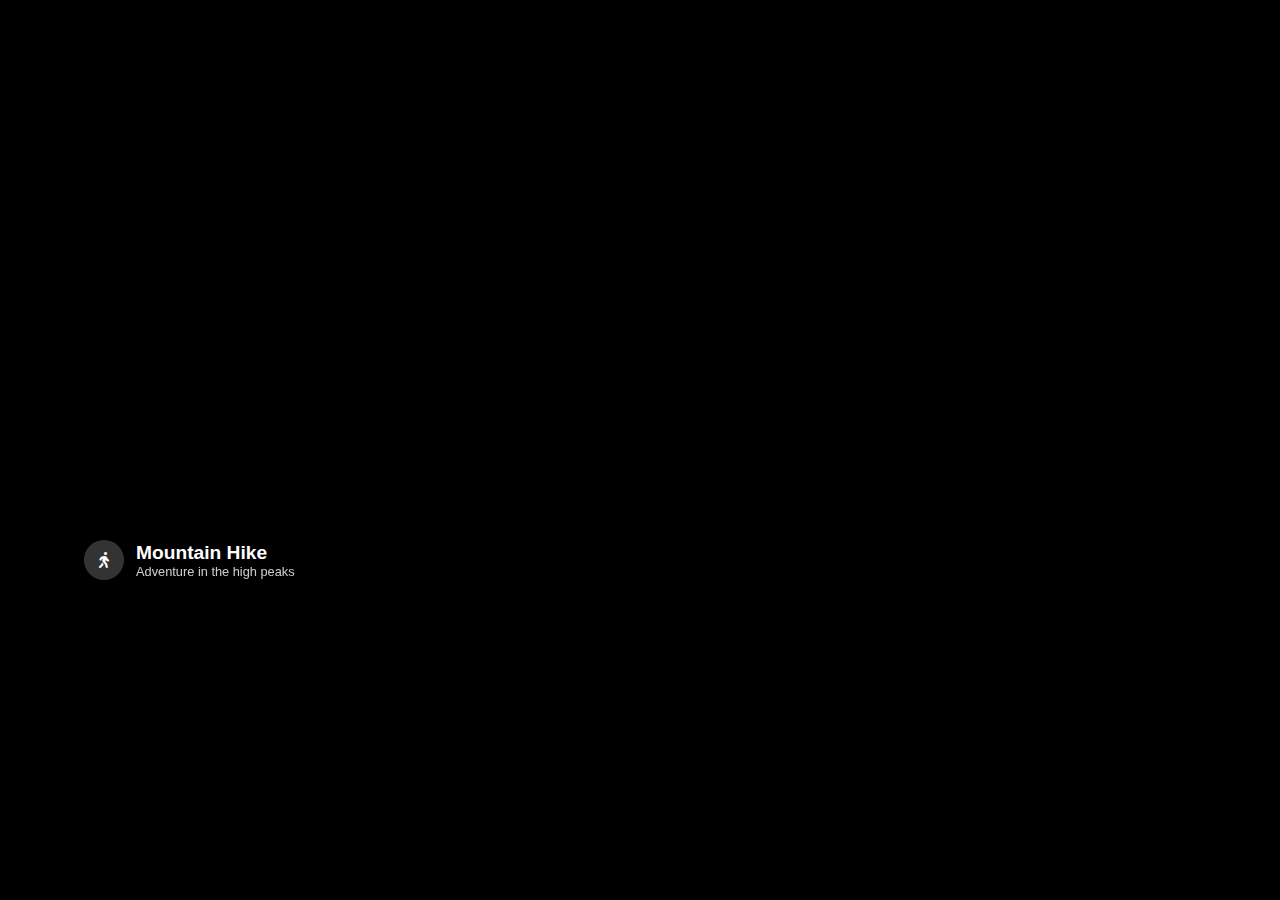
<file: AccordionImages/index.html>
<!DOCTYPE html>
<html lang="en">
<head>
    <meta charset="UTF-8">
    <meta name="viewport" content="width=device-width, initial-scale=1.0">
    <title>Expandable Image Gallery</title>

    <!-- Font Awesome Icons -->
    <link rel="stylesheet"
          href="https://cdnjs.cloudflare.com/ajax/libs/font-awesome/6.5.0/css/all.min.css">

    <style>
        * {
            margin: 0;
            padding: 0;
            box-sizing: border-box;
        }

        body {
            background: #000;
            height: 100vh;
            display: flex;
            justify-content: center;
            align-items: center;
            font-family: Arial, sans-serif;
        }

        .options {
            display: flex;
            gap: 10px;
            width: 90%;
            max-width: 1200px;
            height: 300px;
        }

        .option {
            flex: 1;
            background-image: var(--optionImage);
            background-size: cover;
            background-position: center;
            border-radius: 30px;
            position: relative;
            cursor: pointer;
            transition: flex 0.6s ease, filter 0.4s ease;
            overflow: hidden;
        }

        .option.active {
            flex: 4;
        }

        .option:not(.active) {
            filter: brightness(0.6);
        }

        .option:hover:not(.active) {
            filter: brightness(0.8);
        }

        .label {
            position: absolute;
            bottom: 20px;
            left: 20px;
            display: flex;
            align-items: center;
            gap: 12px;
            color: #fff;
            opacity: 0;
            transition: 0.4s ease;
        }

        .option.active .label {
            opacity: 1;
        }

        .icon {
            display: flex;
            justify-content: center;
            align-items: center;
            min-width: 40px;
            min-height: 40px;
            border-radius: 50%;
            background-color: rgba(255,255,255,0.2);
            color: white;
        }

        .info {
            display: flex;
            flex-direction: column;
        }

        .info .main {
            font-size: 1.2rem;
            font-weight: bold;
        }

        .info .sub {
            font-size: 0.8rem;
            opacity: 0.8;
        }
    </style>
</head>
<body>

    <div class="options">

        <div class="option active" style="--optionImage: url('https://images.unsplash.com/photo-1506905925346-21bda4d32df4?ixlib=rb-4.0.3&ixid=M3wxMjA3fDB8MHxwaG90by1wYWdlfHx8fGVufDB8fHx8fA%3D%3D&auto=format&fit=crop&w=1000&q=80');">
            <div class="label">
                <div class="icon"><i class="fas fa-walking"></i></div>
                <div class="info">
                    <div class="main">Mountain Hike</div>
                    <div class="sub">Adventure in the high peaks</div>
                </div>
            </div>
        </div>

        <div class="option" style="--optionImage: url('https://images.unsplash.com/photo-1448375240586-882707db888b?ixlib=rb-4.0.3&ixid=M3wxMjA3fDB8MHxwaG90by1wYWdlfHx8fGVufDB8fHx8fA%3D%3D&auto=format&fit=crop&w=1000&q=80');">
            <div class="label">
                <div class="icon"><i class="fas fa-tree"></i></div>
                <div class="info">
                    <div class="main">Forest</div>
                    <div class="sub">Explore the lush green woods</div>
                </div>
            </div>
        </div>

        <div class="option" style="--optionImage: url('https://images.unsplash.com/photo-1506905925346-21bda4d32df4?ixlib=rb-4.0.3&ixid=M3wxMjA3fDB8MHxwaG90by1wYWdlfHx8fGVufDB8fHx8fA%3D%3D&auto=format&fit=crop&w=1000&q=80');">
            <div class="label">
                <div class="icon"><i class="fas fa-mountain"></i></div>
                <div class="info">
                    <div class="main">Mountains</div>
                    <div class="sub">Majestic peaks and valleys</div>
                </div>
            </div>
        </div>

        <div class="option" style="--optionImage: url('https://images.unsplash.com/photo-1439066615861-d1af74d74000?ixlib=rb-4.0.3&ixid=M3wxMjA3fDB8MHxwaG90by1wYWdlfHx8fGVufDB8fHx8fA%3D%3D&auto=format&fit=crop&w=1000&q=80');">
            <div class="label">
                <div class="icon"><i class="fas fa-water"></i></div>
                <div class="info">
                    <div class="main">River</div>
                    <div class="sub">Flowing waters through canyons</div>
                </div>
            </div>
        </div>

    </div>

    <script>
        const options = document.querySelectorAll(".option");

        options.forEach(option => {
            option.addEventListener("click", () => {
                options.forEach(o => o.classList.remove("active"));
                option.classList.add("active");
            });
            
            // Add keyboard navigation support
            option.addEventListener("keydown", (e) => {
                if (e.key === "Enter" || e.key === " ") {
                    options.forEach(o => o.classList.remove("active"));
                    option.classList.add("active");
                    e.preventDefault();
                }
            });
            
            // Make options focusable for accessibility
            option.setAttribute("tabindex", "0");
        });
    </script>

</body>
</html>
</file>
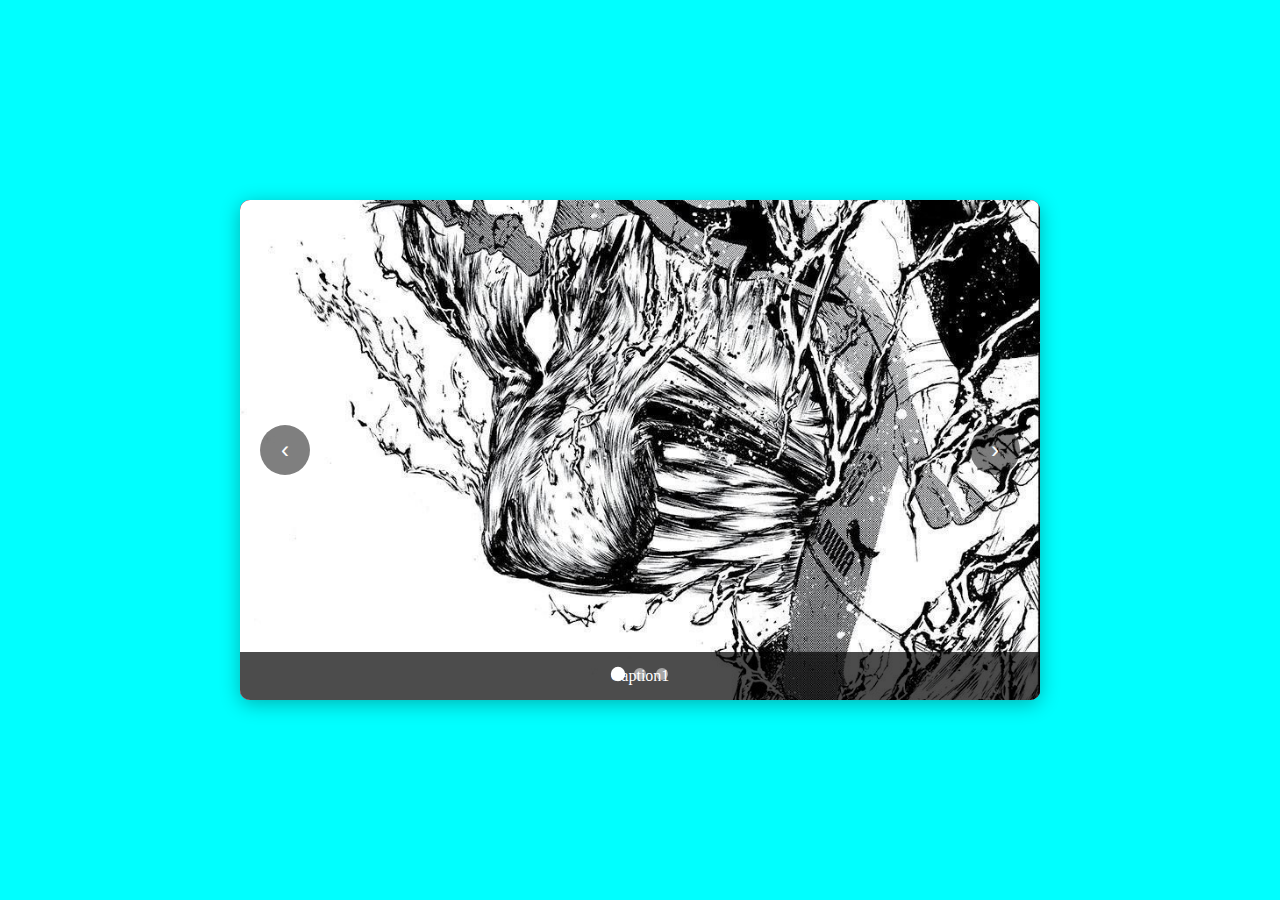
<file: Carsoul/index.html>
<!DOCTYPE html>
<html lang="en">
<head>
    <meta charset="UTF-8">
    <meta name="viewport" content="width=device-width, initial-scale=1.0">
    <title>Document</title>
    <link rel="stylesheet" href="style.css">
</head>
<body>
    <div class="container">
        <!-- Carousel track/slides container -->
        <div class="carousel">
            <div class="carousel-slide active">
                <img src="OP1.jpg" alt="OP1.jpg">
                <div class="caption">Caption1</div>
            </div>
            <div class="carousel-slide">
                <img src="OP4.jpg" alt="OP4.jpg">
                <div class="caption">Caption2</div>
            </div>
            <div class="carousel-slide">
                <img src="OP6.jpg" alt="OP6.jpg">
                <div class="caption">Caption3</div>
            </div>
        </div> <!-- End of .carousel -->

        <!-- Navigation buttons (OUTSIDE .carousel) -->
        <button class="carousel-btn prev-btn">‹</button>
        <button class="carousel-btn next-btn">›</button>

        <!-- Dots indicator (OUTSIDE .carousel) -->
        <div class="carousel-dots">
            <span class="dot active" data-slide="0"></span>
            <span class="dot" data-slide="1"></span>
            <span class="dot" data-slide="2"></span>
        </div>
    </div>
    <script src="index.js"></script>
</body>
</html>
</file>
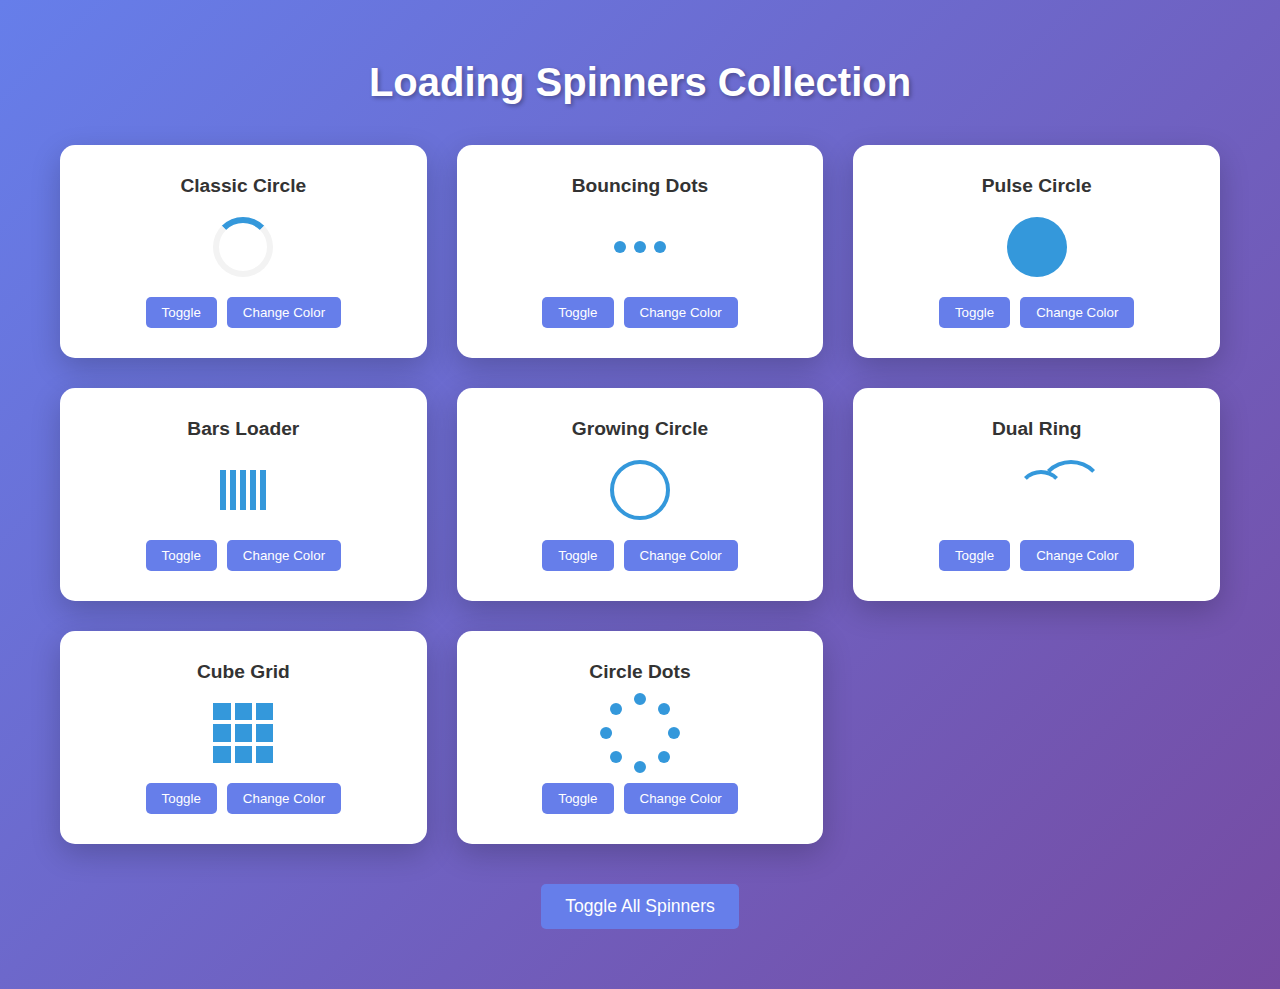
<file: LoadingSpinner/index.html>
<!DOCTYPE html>
<html lang="en">
<head>
    <meta charset="UTF-8">
    <meta name="viewport" content="width=device-width, initial-scale=1.0">
    <title>Loading Spinners Collection</title>
    <style>
        * {
            margin: 0;
            padding: 0;
            box-sizing: border-box;
        }
        
        body {
            font-family: 'Segoe UI', Tahoma, Geneva, Verdana, sans-serif;
            background: linear-gradient(135deg, #667eea 0%, #764ba2 100%);
            min-height: 100vh;
            padding: 40px;
        }
        
        .container {
            max-width: 1200px;
            margin: 0 auto;
            padding: 20px;
        }
        
        h1 {
            text-align: center;
            color: white;
            margin-bottom: 40px;
            font-size: 2.5em;
            text-shadow: 2px 2px 4px rgba(0,0,0,0.3);
        }
        
        .spinner-grid {
            display: grid;
            grid-template-columns: repeat(auto-fit, minmax(280px, 1fr));
            gap: 30px;
            margin-top: 30px;
        }
        
        .spinner-card {
            background: white;
            border-radius: 15px;
            padding: 30px;
            text-align: center;
            box-shadow: 0 10px 30px rgba(0,0,0,0.2);
            transition: transform 0.3s ease;
        }
        
        .spinner-card:hover {
            transform: translateY(-5px);
        }
        
        .spinner-title {
            color: #333;
            margin-bottom: 20px;
            font-size: 1.2em;
        }
        
        .controls {
            margin-top: 20px;
            display: flex;
            gap: 10px;
            justify-content: center;
        }
        
        button {
            padding: 8px 16px;
            border: none;
            border-radius: 5px;
            background: #667eea;
            color: white;
            cursor: pointer;
            transition: background 0.3s;
        }
        
        button:hover {
            background: #764ba2;
        }
        
        /* Spinner 1: Classic Circle */
        .spinner-1 {
            width: 60px;
            height: 60px;
            border: 6px solid #f3f3f3;
            border-top: 6px solid #3498db;
            border-radius: 50%;
            animation: spin 1s linear infinite;
            margin: 0 auto;
        }
        
        /* Spinner 2: Dots */
        .spinner-2 {
            display: flex;
            justify-content: center;
            gap: 8px;
            height: 60px;
            align-items: center;
        }
        
        .spinner-2 .dot {
            width: 12px;
            height: 12px;
            background: #3498db;
            border-radius: 50%;
            animation: bounce 1.4s infinite ease-in-out;
        }
        
        .dot:nth-child(1) { animation-delay: -0.32s; }
        .dot:nth-child(2) { animation-delay: -0.16s; }
        .dot:nth-child(3) { animation-delay: 0s; }
        /* Spinner 3: Pulse */
        .spinner-3 {
            width: 60px;
            height: 60px;
            background: #3498db;
            border-radius: 50%;
            margin: 0 auto;
            animation: pulse 1.5s ease-in-out infinite;
        }
        
        /* Spinner 4: Bars */
        .spinner-4 {
            display: flex;
            justify-content: center;
            gap: 4px;
            height: 60px;
            align-items: center;
        }
        
        .spinner-4 .bar {
            width: 6px;
            height: 40px;
            background: #3498db;
            animation: stretch 1.2s infinite ease-in-out;
        }
        
        .spinner-4 .bar:nth-child(2) { animation-delay: -1.1s; }
        .spinner-4 .bar:nth-child(3) { animation-delay: -1.0s; }
        .spinner-4 .bar:nth-child(4) { animation-delay: -0.9s; }
        .spinner-4 .bar:nth-child(5) { animation-delay: -0.8s; }
        
        /* Spinner 5: Growing Circle */
        .spinner-5 {
            width: 60px;
            height: 60px;
            border: 4px solid #3498db;
            border-radius: 50%;
            margin: 0 auto;
            animation: grow 1.5s infinite ease-in-out;
        }
        
        /* Spinner 6: Dual Ring */
        .spinner-6 {
            width: 60px;
            height: 60px;
            margin: 0 auto;
            position: relative;
        }
        
        .spinner-6:before,
        .spinner-6:after {
            content: '';
            position: absolute;
            border: 4px solid transparent;
            border-top-color: #3498db;
            border-radius: 50%;
            animation: spin 2s linear infinite;
        }
        
        .spinner-6:before {
            width: 60px;
            height: 60px;
            animation-delay: 0.5s;
        }
        
        .spinner-6:after {
            width: 40px;
            height: 40px;
            top: 10px;
            left: 10px;
        }
        
        /* Spinner 7: Cube Grid */
        .spinner-7 {
            width: 60px;
            height: 60px;
            margin: 0 auto;
            display: grid;
            grid-template-columns: repeat(3, 1fr);
            grid-template-rows: repeat(3, 1fr);
            gap: 4px;
        }
        
        .spinner-7 .cube {
            background: #3498db;
            animation: cubeGrid 1.3s infinite ease-in-out;
        }
        
        .spinner-7 .cube:nth-child(1) { animation-delay: 0.2s; }
        .spinner-7 .cube:nth-child(2) { animation-delay: 0.3s; }
        .spinner-7 .cube:nth-child(3) { animation-delay: 0.4s; }
        .spinner-7 .cube:nth-child(4) { animation-delay: 0.1s; }
        .spinner-7 .cube:nth-child(5) { animation-delay: 0.2s; }
        .spinner-7 .cube:nth-child(6) { animation-delay: 0.3s; }
        .spinner-7 .cube:nth-child(7) { animation-delay: 0.0s; }
        .spinner-7 .cube:nth-child(8) { animation-delay: 0.1s; }
        .spinner-7 .cube:nth-child(9) { animation-delay: 0.2s; }
        
        /* Spinner 8: Circle Dots */
        .spinner-8 {
            width: 60px;
            height: 60px;
            margin: 0 auto;
            position: relative;
        }
        
        .spinner-8 .circle-dot {
            position: absolute;
            width: 100%;
            height: 100%;
        }
        
        .spinner-8 .circle-dot:before {
            content: '';
            display: block;
            width: 12px;
            height: 12px;
            background: #3498db;
            border-radius: 50%;
            animation: circleSpin 1.2s infinite ease-in-out both;
        }
        
        .spinner-8 .circle-dot:nth-child(1) { transform: rotate(0deg); }
        .spinner-8 .circle-dot:nth-child(2) { transform: rotate(45deg); }
        .spinner-8 .circle-dot:nth-child(3) { transform: rotate(90deg); }
        .spinner-8 .circle-dot:nth-child(4) { transform: rotate(135deg); }
        .spinner-8 .circle-dot:nth-child(5) { transform: rotate(180deg); }
        .spinner-8 .circle-dot:nth-child(6) { transform: rotate(225deg); }
        .spinner-8 .circle-dot:nth-child(7) { transform: rotate(270deg); }
        .spinner-8 .circle-dot:nth-child(8) { transform: rotate(315deg); }
        
        .spinner-8 .circle-dot:nth-child(1):before { animation-delay: -1.1s; }
        .spinner-8 .circle-dot:nth-child(2):before { animation-delay: -1.0s; }
        .spinner-8 .circle-dot:nth-child(3):before { animation-delay: -0.9s; }
        .spinner-8 .circle-dot:nth-child(4):before { animation-delay: -0.8s; }
        .spinner-8 .circle-dot:nth-child(5):before { animation-delay: -0.7s; }
        .spinner-8 .circle-dot:nth-child(6):before { animation-delay: -0.6s; }
        .spinner-8 .circle-dot:nth-child(7):before { animation-delay: -0.5s; }
        .spinner-8 .circle-dot:nth-child(8):before { animation-delay: -0.4s; }
        
        /* Animations */
        @keyframes spin {
            0% { transform: rotate(0deg); }
            100% { transform: rotate(360deg); }
        }
        
        @keyframes bounce {
            0%, 80%, 100% { 
                transform: scale(0);
            } 
            40% { 
                transform: scale(1);
            }
        }
        
        @keyframes pulse {
            0%, 100% { 
                transform: scale(0.8);
                opacity: 0.7;
            }
            50% { 
                transform: scale(1);
                opacity: 1;
            }
        }
        
        @keyframes stretch {
            0%, 40%, 100% { 
                transform: scaleY(0.4);
            }  
            20% { 
                transform: scaleY(1);
            }
        }
        
        @keyframes grow {
            0%, 100% { 
                transform: scale(0);
                opacity: 1;
            }
            50% { 
                transform: scale(1);
                opacity: 0.5;
            }
        }
        
        @keyframes cubeGrid {
            0%, 70%, 100% {
                transform: scale3D(1, 1, 1);
                opacity: 1;
            }
            35% {
                transform: scale3D(0, 0, 1);
                opacity: 0.5;
            }
        }
        
        @keyframes circleSpin {
            0%, 80%, 100% { 
                transform: scale(0.3);
            } 
            40% { 
                transform: scale(1);
            }
        }
    </style>
</head>
<body>
    <div class="container">
        <h1>Loading Spinners Collection</h1>
        
        <div class="spinner-grid">
            <!-- Spinner 1 -->
            <div class="spinner-card">
                <h3 class="spinner-title">Classic Circle</h3>
                <div class="spinner-1"></div>
                <div class="controls">
                    <button onclick="toggleSpinner(1)">Toggle</button>
                    <button onclick="changeColor(1)">Change Color</button>
                </div>
            </div>
            
            <!-- Spinner 2 -->
            <div class="spinner-card">
                <h3 class="spinner-title">Bouncing Dots</h3>
                <div class="spinner-2">
                    <div class="dot"></div>
                    <div class="dot"></div>
                    <div class="dot"></div>
                </div>
                <div class="controls">
                    <button onclick="toggleSpinner(2)">Toggle</button>
                    <button onclick="changeColor(2)">Change Color</button>
                </div>
            </div>
            
            <!-- Spinner 3 -->
            <div class="spinner-card">
                <h3 class="spinner-title">Pulse Circle</h3>
                <div class="spinner-3"></div>
                <div class="controls">
                    <button onclick="toggleSpinner(3)">Toggle</button>
                    <button onclick="changeColor(3)">Change Color</button>
                </div>
            </div>
            
            <!-- Spinner 4 -->
            <div class="spinner-card">
                <h3 class="spinner-title">Bars Loader</h3>
                <div class="spinner-4">
                    <div class="bar"></div>
                    <div class="bar"></div>
                    <div class="bar"></div>
                    <div class="bar"></div>
                    <div class="bar"></div>
                </div>
                <div class="controls">
                    <button onclick="toggleSpinner(4)">Toggle</button>
                    <button onclick="changeColor(4)">Change Color</button>
                </div>
            </div>
            
            <!-- Spinner 5 -->
            <div class="spinner-card">
                <h3 class="spinner-title">Growing Circle</h3>
                <div class="spinner-5"></div>
                <div class="controls">
                    <button onclick="toggleSpinner(5)">Toggle</button>
                    <button onclick="changeColor(5)">Change Color</button>
                </div>
            </div>
            
            <!-- Spinner 6 -->
            <div class="spinner-card">
                <h3 class="spinner-title">Dual Ring</h3>
                <div class="spinner-6"></div>
                <div class="controls">
                    <button onclick="toggleSpinner(6)">Toggle</button>
                    <button onclick="changeColor(6)">Change Color</button>
                </div>
            </div>
            
            <!-- Spinner 7 -->
            <div class="spinner-card">
                <h3 class="spinner-title">Cube Grid</h3>
                <div class="spinner-7">
                    <div class="cube"></div>
                    <div class="cube"></div>
                    <div class="cube"></div>
                    <div class="cube"></div>
                    <div class="cube"></div>
                    <div class="cube"></div>
                    <div class="cube"></div>
                    <div class="cube"></div>
                    <div class="cube"></div>
                </div>
                <div class="controls">
                    <button onclick="toggleSpinner(7)">Toggle</button>
                    <button onclick="changeColor(7)">Change Color</button>
                </div>
            </div>
            
            <!-- Spinner 8 -->
            <div class="spinner-card">
                <h3 class="spinner-title">Circle Dots</h3>
                <div class="spinner-8">
                    <div class="circle-dot"></div>
                    <div class="circle-dot"></div>
                    <div class="circle-dot"></div>
                    <div class="circle-dot"></div>
                    <div class="circle-dot"></div>
                    <div class="circle-dot"></div>
                    <div class="circle-dot"></div>
                    <div class="circle-dot"></div>
                </div>
                <div class="controls">
                    <button onclick="toggleSpinner(8)">Toggle</button>
                    <button onclick="changeColor(8)">Change Color</button>
                </div>
            </div>
        </div>
        
        <div style="text-align: center; margin-top: 40px;">
            <button onclick="toggleAllSpinners()" style="padding: 12px 24px; font-size: 1.1em;">
                Toggle All Spinners
            </button>
        </div>
    </div>

    <script>
        const colors = ['#3498db', '#e74c3c', '#2ecc71', '#f39c12', '#9b59b6', '#1abc9c', '#d35400', '#34495e'];
        let colorIndex = 0;
        
        function toggleSpinner(spinnerNumber) {
            const spinner = document.querySelector(`.spinner-${spinnerNumber}`);
            spinner.style.display = spinner.style.display === 'none' ? 'block' : 'none';
        }
        
        function changeColor(spinnerNumber) {
            const spinner = document.querySelector(`.spinner-${spinnerNumber}`);
            colorIndex = (colorIndex + 1) % colors.length;
            const newColor = colors[colorIndex];
            
            // Handle different spinner structures
            switch(spinnerNumber) {
                case 1:
                    spinner.style.borderTopColor = newColor;
                    break;
                case 2:
                    spinner.querySelectorAll('.dot').forEach(dot => {
                        dot.style.background = newColor;
                    });
                    break;
                case 3:
                    spinner.style.background = newColor;
                    break;
                case 4:
                    spinner.querySelectorAll('.bar').forEach(bar => {
                        bar.style.background = newColor;
                    });
                    break;
                case 5:
                    spinner.style.borderColor = newColor;
                    break;
                case 6:
                    // Dual ring - handled by pseudo elements
                    break;
                case 7:
                    spinner.querySelectorAll('.cube').forEach(cube => {
                        cube.style.background = newColor;
                    });
                    break;
                case 8:
                    spinner.querySelectorAll('.circle-dot:before').forEach(dot => {
                        dot.style.background = newColor;
                    });
                    break;
            }
        }
        
        function toggleAllSpinners() {
            const spinners = document.querySelectorAll('[class^="spinner-"]');
            const allHidden = Array.from(spinners).every(spinner => 
                spinner.style.display === 'none'
            );
            
            spinners.forEach(spinner => {
                spinner.style.display = allHidden ? 'block' : 'none';
            });
        }
        
        // Simulate loading states
        setTimeout(() => {
            document.querySelectorAll('.spinner-1, .spinner-3, .spinner-5, .spinner-7')
                .forEach(spinner => spinner.style.display = 'none');
        }, 3000);
    </script>
</body>
</html>
</file>
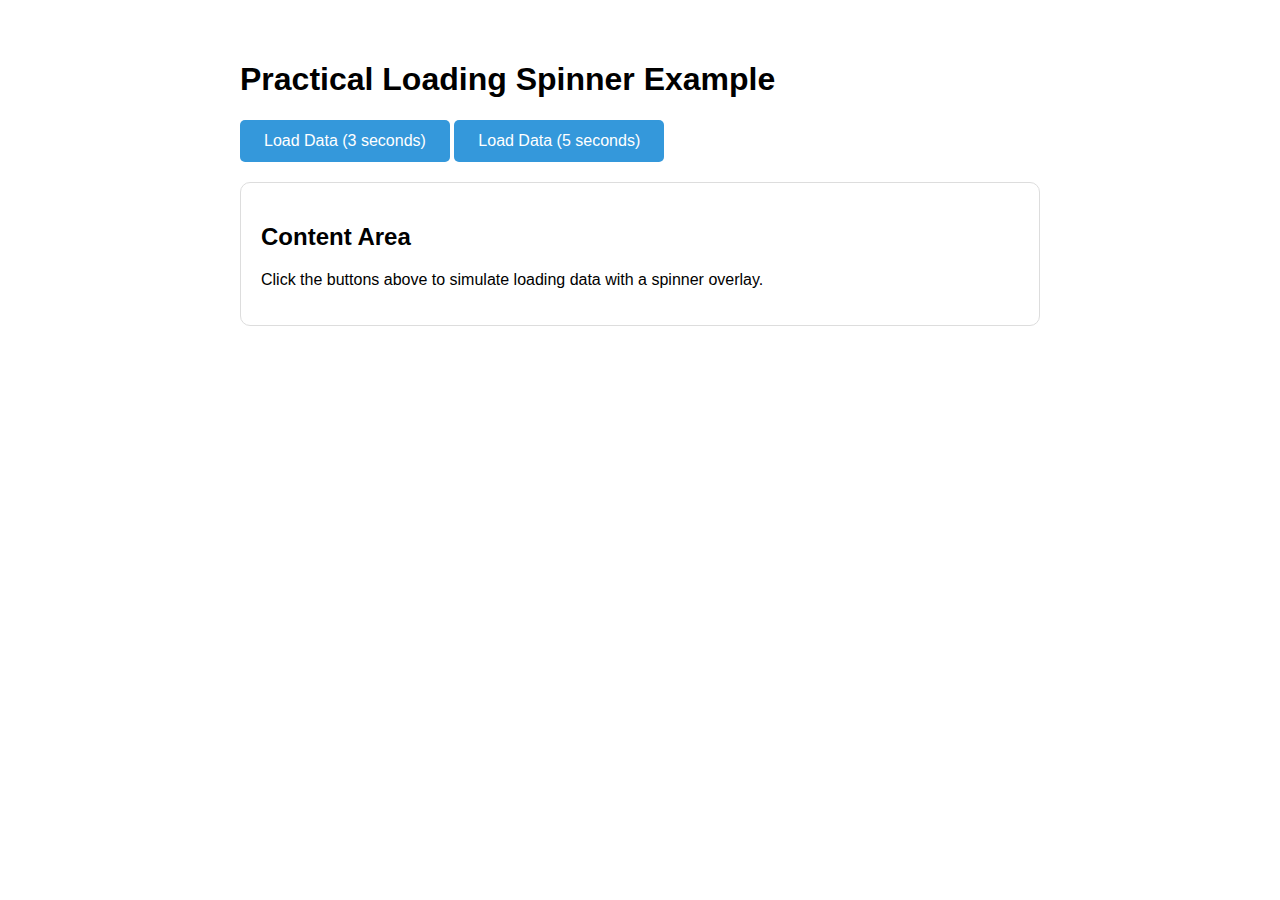
<file: LoadingSpinnerWIthAJAX/index.html>
<!DOCTYPE html>
<html lang="en">
<head>
    <meta charset="UTF-8">
    <meta name="viewport" content="width=device-width, initial-scale=1.0">
    <title>Practical Loading Example</title>
    <style>
        body {
            font-family: Arial, sans-serif;
            max-width: 800px;
            margin: 0 auto;
            padding: 40px;
        }
        
        .loading-overlay {
            position: fixed;
            top: 0;
            left: 0;
            width: 100%;
            height: 100%;
            background: rgba(255, 255, 255, 0.9);
            display: none;
            justify-content: center;
            align-items: center;
            z-index: 1000;
        }
        
        .spinner {
            width: 70px;
            height: 70px;
            border: 8px solid #f3f3f3;
            border-top: 8px solid #3498db;
            border-radius: 50%;
            animation: spin 1s linear infinite;
        }
        
        .spinner-text {
            margin-top: 20px;
            color: #333;
            font-size: 18px;
        }
        
        .content {
            padding: 20px;
            border: 1px solid #ddd;
            border-radius: 10px;
            margin-top: 20px;
        }
        
        button {
            padding: 12px 24px;
            background: #3498db;
            color: white;
            border: none;
            border-radius: 5px;
            cursor: pointer;
            font-size: 16px;
        }
        
        button:hover {
            background: #2980b9;
        }
        
        .data-display {
            margin-top: 20px;
            padding: 20px;
            background: #f9f9f9;
            border-radius: 5px;
            display: none;
        }
        
        @keyframes spin {
            0% { transform: rotate(0deg); }
            100% { transform: rotate(360deg); }
        }
    </style>
</head>
<body>
    <h1>Practical Loading Spinner Example</h1>
    
    <button onclick="loadData()">Load Data (3 seconds)</button>
    <button onclick="loadData(5)">Load Data (5 seconds)</button>
    
    <div class="content">
        <h2>Content Area</h2>
        <p>Click the buttons above to simulate loading data with a spinner overlay.</p>
        
        <div id="dataDisplay" class="data-display">
            <!-- Data will be loaded here -->
        </div>
    </div>
    
    <div id="loadingOverlay" class="loading-overlay">
        <div style="text-align: center;">
            <div class="spinner"></div>
            <div class="spinner-text" id="loadingText">Loading...</div>
        </div>
    </div>

    <script>
        function loadData(seconds = 3) {
            // Show loading overlay
            const overlay = document.getElementById('loadingOverlay');
            const loadingText = document.getElementById('loadingText');
            overlay.style.display = 'flex';
            loadingText.textContent = `Loading data (${seconds} seconds)...`;
            
            // Simulate AJAX request
            setTimeout(() => {
                // Hide loading overlay
                overlay.style.display = 'none';
                
                // Display loaded data
                const dataDisplay = document.getElementById('dataDisplay');
                dataDisplay.style.display = 'block';
                dataDisplay.innerHTML = `
                    <h3>Data Loaded Successfully!</h3>
                    <p>Data loaded in ${seconds} seconds.</p>
                    <p>Timestamp: ${new Date().toLocaleTimeString()}</p>
                    <ul>
                        <li>Item 1: Data point 1</li>
                        <li>Item 2: Data point 2</li>
                        <li>Item 3: Data point 3</li>
                        <li>Item 4: Data point 4</li>
                        <li>Item 5: Data point 5</li>
                    </ul>
                `;
            }, seconds * 1000);
        }
        
        // Optional: Auto-load on page load
        window.addEventListener('load', () => {
            // Uncomment to auto-load on page load:
            // loadData(2);
        });
    </script>
</body>
</html>
</file>
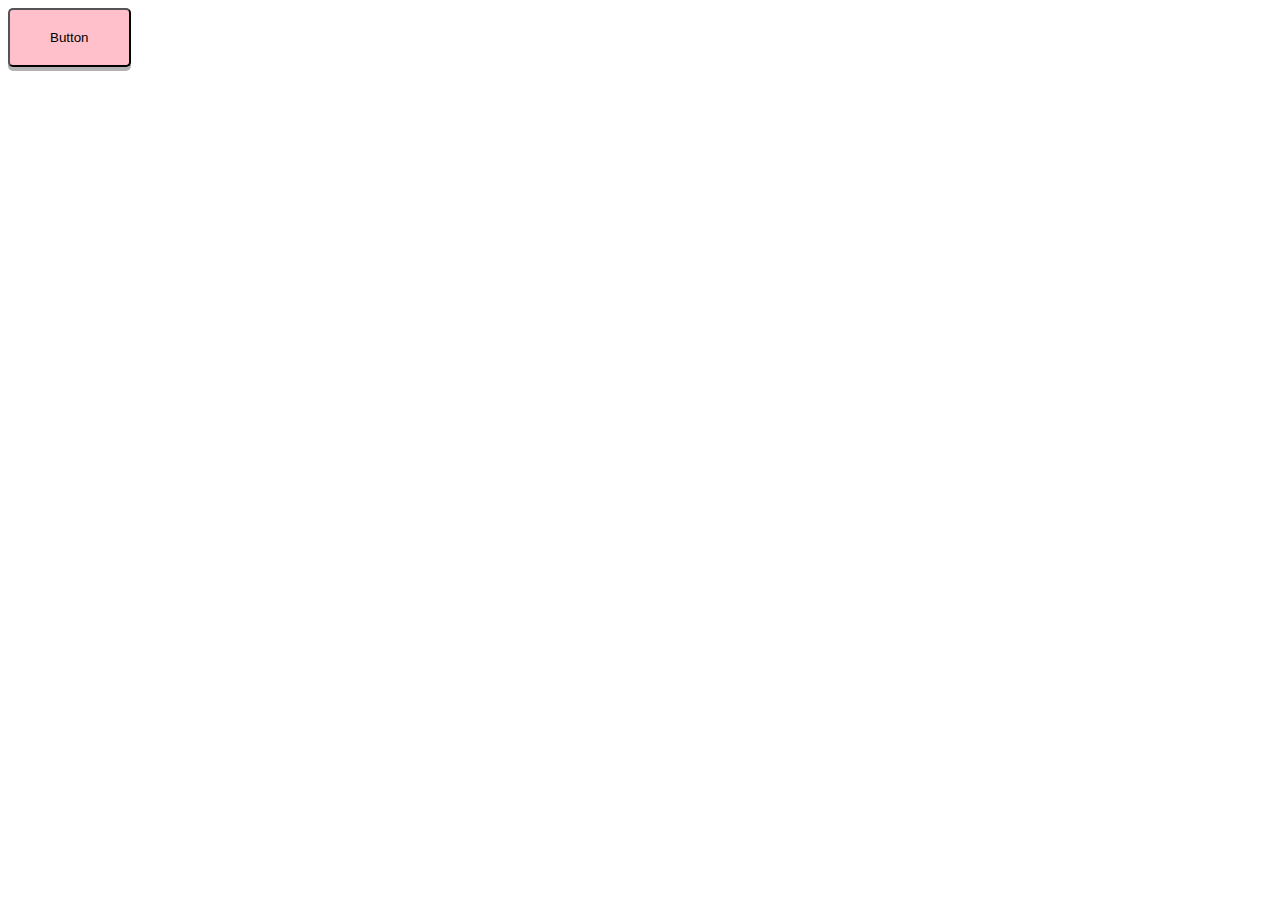
<file: RippleBtn/index.html>
<!DOCTYPE html>
<html lang="en">
<head>
    <meta charset="UTF-8">
    <meta name="viewport" content="width=device-width, initial-scale=1.0">
    <title>Document</title>
    <link rel="stylesheet" href="style.css">
</head>
<body>
    <button class="btn">
       <span>Button</span>
    </button>
    <script src="index.js"></script>
</body>
</html>
</file>
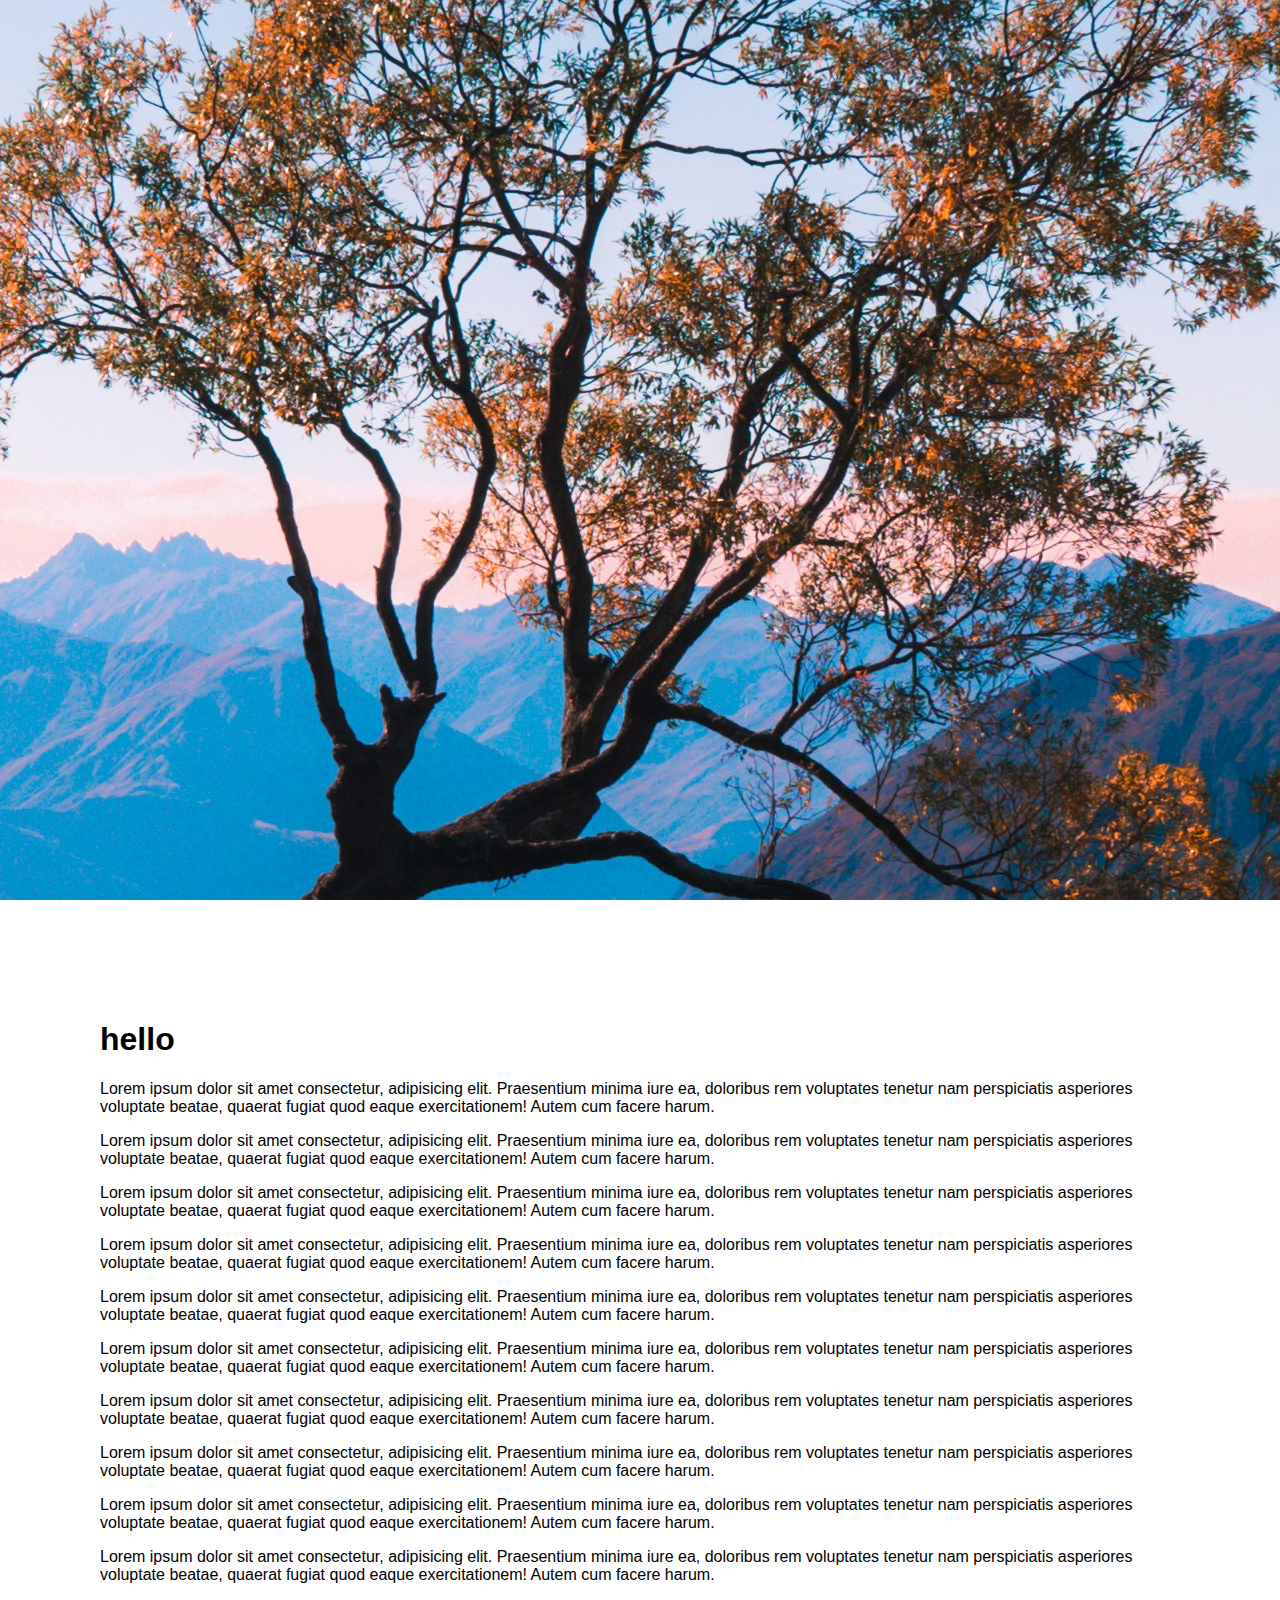
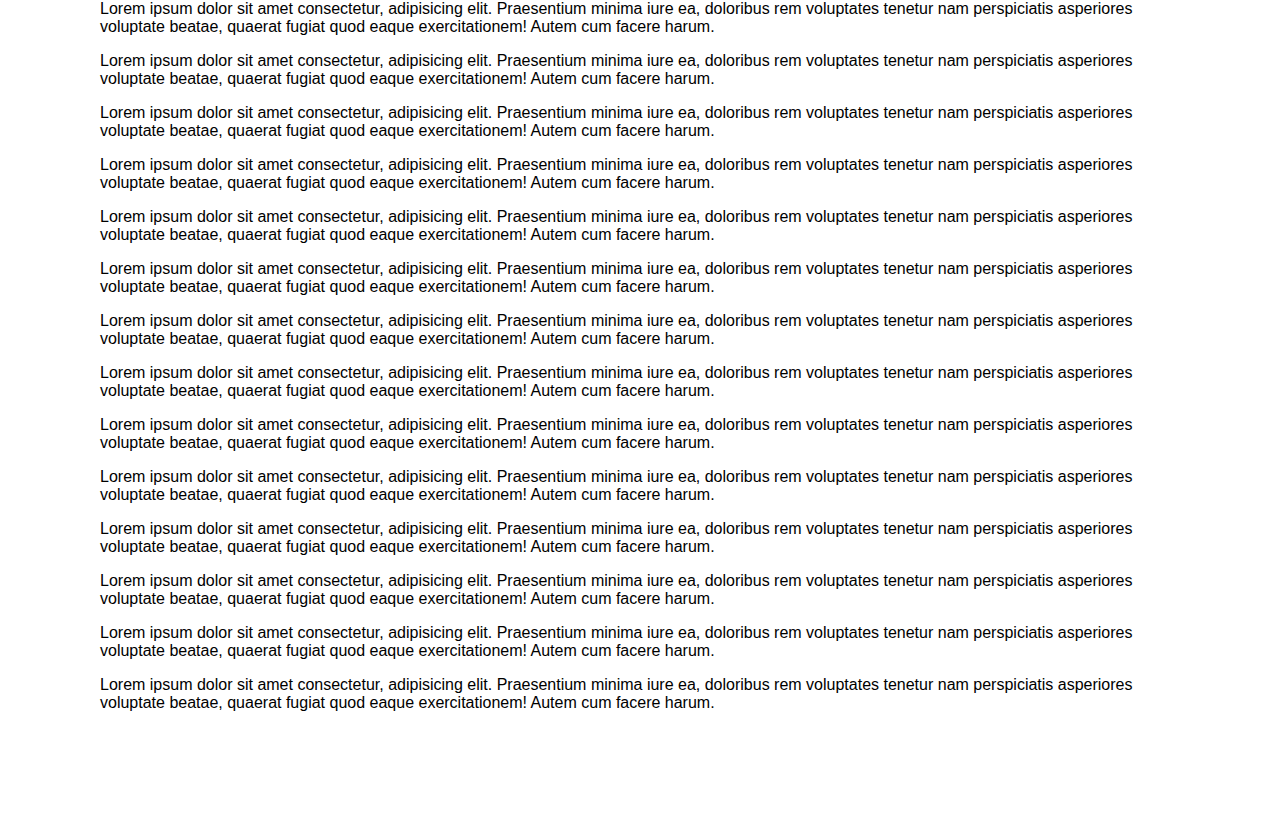
<file: ScrollableBackground/index.html>
<!DOCTYPE html>
<html lang="en">
<head>
    <meta charset="UTF-8">
    <meta name="viewport" content="width=device-width, initial-scale=1.0">
    <title>ScrollableBackground</title>
    <link rel="stylesheet" href="style.css">
</head>
<body>
    <div class="bg-image" id="bg-image">

    </div>
    <div class="container">
        <h1>hello</h1>
        <p>Lorem ipsum dolor sit amet consectetur, adipisicing elit. Praesentium minima iure ea, doloribus rem voluptates tenetur nam perspiciatis asperiores voluptate beatae, quaerat fugiat quod eaque exercitationem! Autem cum facere harum.</p>
        
        <p>Lorem ipsum dolor sit amet consectetur, adipisicing elit. Praesentium minima iure ea, doloribus rem voluptates tenetur nam perspiciatis asperiores voluptate beatae, quaerat fugiat quod eaque exercitationem! Autem cum facere harum.</p>
        
        <p>Lorem ipsum dolor sit amet consectetur, adipisicing elit. Praesentium minima iure ea, doloribus rem voluptates tenetur nam perspiciatis asperiores voluptate beatae, quaerat fugiat quod eaque exercitationem! Autem cum facere harum.</p>
        
        <p>Lorem ipsum dolor sit amet consectetur, adipisicing elit. Praesentium minima iure ea, doloribus rem voluptates tenetur nam perspiciatis asperiores voluptate beatae, quaerat fugiat quod eaque exercitationem! Autem cum facere harum.</p>
        
        <p>Lorem ipsum dolor sit amet consectetur, adipisicing elit. Praesentium minima iure ea, doloribus rem voluptates tenetur nam perspiciatis asperiores voluptate beatae, quaerat fugiat quod eaque exercitationem! Autem cum facere harum.</p>
        
        <p>Lorem ipsum dolor sit amet consectetur, adipisicing elit. Praesentium minima iure ea, doloribus rem voluptates tenetur nam perspiciatis asperiores voluptate beatae, quaerat fugiat quod eaque exercitationem! Autem cum facere harum.</p>
        
        <p>Lorem ipsum dolor sit amet consectetur, adipisicing elit. Praesentium minima iure ea, doloribus rem voluptates tenetur nam perspiciatis asperiores voluptate beatae, quaerat fugiat quod eaque exercitationem! Autem cum facere harum.</p>
        
        <p>Lorem ipsum dolor sit amet consectetur, adipisicing elit. Praesentium minima iure ea, doloribus rem voluptates tenetur nam perspiciatis asperiores voluptate beatae, quaerat fugiat quod eaque exercitationem! Autem cum facere harum.</p>
        <p>Lorem ipsum dolor sit amet consectetur, adipisicing elit. Praesentium minima iure ea, doloribus rem voluptates tenetur nam perspiciatis asperiores voluptate beatae, quaerat fugiat quod eaque exercitationem! Autem cum facere harum.</p>
        <p>Lorem ipsum dolor sit amet consectetur, adipisicing elit. Praesentium minima iure ea, doloribus rem voluptates tenetur nam perspiciatis asperiores voluptate beatae, quaerat fugiat quod eaque exercitationem! Autem cum facere harum.</p>
        <p>Lorem ipsum dolor sit amet consectetur, adipisicing elit. Praesentium minima iure ea, doloribus rem voluptates tenetur nam perspiciatis asperiores voluptate beatae, quaerat fugiat quod eaque exercitationem! Autem cum facere harum.</p>
        <p>Lorem ipsum dolor sit amet consectetur, adipisicing elit. Praesentium minima iure ea, doloribus rem voluptates tenetur nam perspiciatis asperiores voluptate beatae, quaerat fugiat quod eaque exercitationem! Autem cum facere harum.</p>
        <p>Lorem ipsum dolor sit amet consectetur, adipisicing elit. Praesentium minima iure ea, doloribus rem voluptates tenetur nam perspiciatis asperiores voluptate beatae, quaerat fugiat quod eaque exercitationem! Autem cum facere harum.</p>
        <p>Lorem ipsum dolor sit amet consectetur, adipisicing elit. Praesentium minima iure ea, doloribus rem voluptates tenetur nam perspiciatis asperiores voluptate beatae, quaerat fugiat quod eaque exercitationem! Autem cum facere harum.</p>
        <p>Lorem ipsum dolor sit amet consectetur, adipisicing elit. Praesentium minima iure ea, doloribus rem voluptates tenetur nam perspiciatis asperiores voluptate beatae, quaerat fugiat quod eaque exercitationem! Autem cum facere harum.</p>
        <p>Lorem ipsum dolor sit amet consectetur, adipisicing elit. Praesentium minima iure ea, doloribus rem voluptates tenetur nam perspiciatis asperiores voluptate beatae, quaerat fugiat quod eaque exercitationem! Autem cum facere harum.</p>
        <p>Lorem ipsum dolor sit amet consectetur, adipisicing elit. Praesentium minima iure ea, doloribus rem voluptates tenetur nam perspiciatis asperiores voluptate beatae, quaerat fugiat quod eaque exercitationem! Autem cum facere harum.</p>
        <p>Lorem ipsum dolor sit amet consectetur, adipisicing elit. Praesentium minima iure ea, doloribus rem voluptates tenetur nam perspiciatis asperiores voluptate beatae, quaerat fugiat quod eaque exercitationem! Autem cum facere harum.</p>
        <p>Lorem ipsum dolor sit amet consectetur, adipisicing elit. Praesentium minima iure ea, doloribus rem voluptates tenetur nam perspiciatis asperiores voluptate beatae, quaerat fugiat quod eaque exercitationem! Autem cum facere harum.</p>
        <p>Lorem ipsum dolor sit amet consectetur, adipisicing elit. Praesentium minima iure ea, doloribus rem voluptates tenetur nam perspiciatis asperiores voluptate beatae, quaerat fugiat quod eaque exercitationem! Autem cum facere harum.</p>
        <p>Lorem ipsum dolor sit amet consectetur, adipisicing elit. Praesentium minima iure ea, doloribus rem voluptates tenetur nam perspiciatis asperiores voluptate beatae, quaerat fugiat quod eaque exercitationem! Autem cum facere harum.</p>
        <p>Lorem ipsum dolor sit amet consectetur, adipisicing elit. Praesentium minima iure ea, doloribus rem voluptates tenetur nam perspiciatis asperiores voluptate beatae, quaerat fugiat quod eaque exercitationem! Autem cum facere harum.</p>
        <p>Lorem ipsum dolor sit amet consectetur, adipisicing elit. Praesentium minima iure ea, doloribus rem voluptates tenetur nam perspiciatis asperiores voluptate beatae, quaerat fugiat quod eaque exercitationem! Autem cum facere harum.</p>
        <p>Lorem ipsum dolor sit amet consectetur, adipisicing elit. Praesentium minima iure ea, doloribus rem voluptates tenetur nam perspiciatis asperiores voluptate beatae, quaerat fugiat quod eaque exercitationem! Autem cum facere harum.</p>
    </div>
    <script src="index.js">
        
    </script>
</body>
</html>
</file>
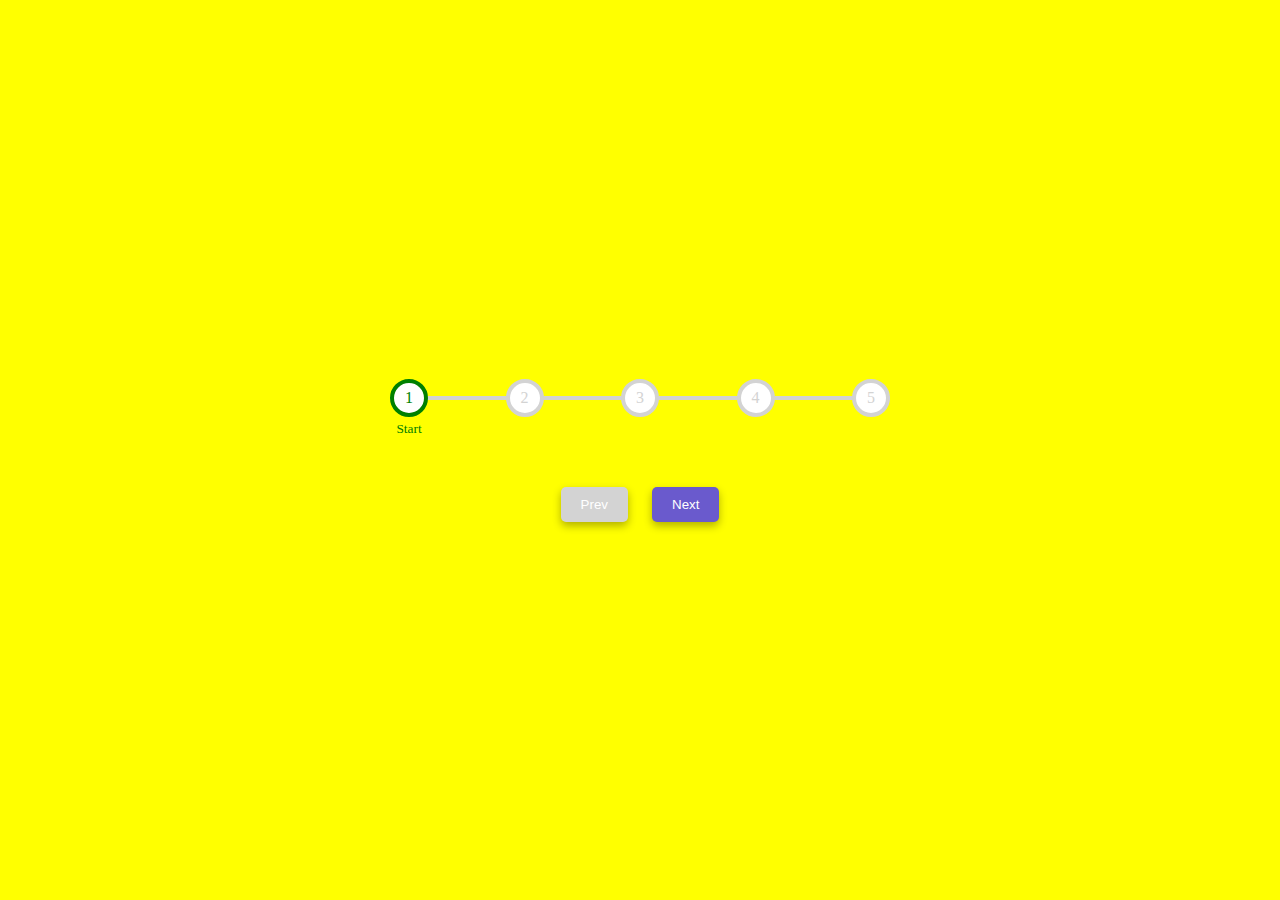
<file: StepProgress/index.html>
<!DOCTYPE html>
<html lang="en">
<head>
    <meta charset="UTF-8">
    <meta name="viewport" content="width=device-width, initial-scale=1.0">
    <title>Progress Steps</title>
    <link rel="stylesheet" href="style.css">
</head>
<body>
    <div class="container">
        <div class="progress-container">
            <hr class="progress-bar-back">
            <hr class="progress-bar-front">
            <div class="step checked">
                1
                <small>Start</small>
            </div>
            <div class="step">
                2
            </div>
            <div class="step">
                3
            </div>
            <div class="step">
                4
            </div>
            <div class="step">
                5
            </div>
        </div>
        <button class="btn" id="prev" disabled>Prev</button>
        <button class="btn" id="next">Next</button>
    </div>
    <script src="index.js"></script>
</body>
</html>
</file>
<file: Carsoul/style.css>
html,body{
    height: 100%;
    background-color: aqua;
    margin: 0px;
}
body{
    display: flex;
    justify-content: center;
    align-items:center ;
}
.container{
    border-radius: 10px;
    box-shadow: 0 4px 20px rgba(0, 0, 0, 0.3);
    width: 800px;
    max-width: 90%;
    height: 500px;
    background-color: blueviolet;

    overflow: hidden;
    position: relative; /* This creates positioning context for absolute children */
}

/* Carousel - only contains slides */
.carousel{
    background-color: rgb(89, 111, 111);
    height: 100%;
    width: 100%;
    display: flex; /* This is correct for slides */
    transition: transform 0.5s ease-in-out;
}
.carousel-slide{
    height: 100%;
    min-width:  100%;
    background-color: brown;
    position: relative;
}
.carousel-slide img{
    height: 100%;
    width: 100%;
    object-fit: cover;
}
.carousel-slide .caption {
    position: absolute;
    bottom: 0;
    left: 0;
    right: 0;
    background: rgba(0, 0, 0, 0.7);
    color: white;
    padding: 15px;
    text-align: center;
}

/* Navigation buttons - positioned relative to .container */
.carousel-btn {
    position: absolute;
    top: 50%;
    transform: translateY(-50%);
    background: rgba(0, 0, 0, 0.5);
    color: white;
    border: none;
    width: 50px;
    height: 50px;
    border-radius: 50%;
    font-size: 24px;
    cursor: pointer;
    transition: background 0.3s;
    z-index: 10;
}
.carousel-btn:hover {
    background: rgba(0, 0, 0, 0.8);
}

.prev-btn {
    left: 20px;
}

.next-btn {
    right: 20px;
}

/* Dots indicator - positioned relative to .container */
.carousel-dots {
    position: absolute;
    bottom: 20px;
    left: 0;
    right: 0;
    display: flex;
    justify-content: center;
    gap: 10px;
    z-index: 10;
}

.dot {
    width: 12px;
    height: 12px;
    border-radius: 50%;
    background: rgba(255, 255, 255, 0.5);
    cursor: pointer;
    transition: background 0.3s;
}

.dot.active {
    background: white;
    transform: scale(1.2);
}

.dot:hover {
    background: rgba(255, 255, 255, 0.8);
}
</file>
<file: RippleBtn/style.css>
.btn{
    background-color: pink;
    padding: 20px 40px;
    border-radius: 5px;
    box-shadow: 0 4px rgba(0, 0, 0, 0.3);
    text-decoration: none;
    color: black;
    position: relative;
    overflow: hidden;
}

.btn::before{
    content: '';
    position: absolute;
    background-color: orangered;
    width: 0px;
    height: 0px;
    top: var(--yPos);
    left: var(--xPos);
    transform: translate(-50%,-50%);
    border-radius: 50%;
    transition: width 0.5s , height 0.5s;
}
.btn:hover::before{
    width: 300px ;
    height: 300px;
}
.btn span{
    position: relative;
    z-index: 1;
}
</file>
<file: ScrollableBackground/style.css>
body{
    margin: 0;
    font-family: sans-serif;
}
.bg-image{
    width: 100%;
    height: 100vh;
    background:url('n.jpg');
    background-position: center;
    background-attachment: fixed; 
}
.container{
    padding: 100px;
}
@media (max-width:500px){
    .container{
        padding: 10px;
    }
}
</file>
<file: StepProgress/style.css>
body {
  margin: 0;
  display: flex;
  justify-content: center;
  height: 100vh;
  align-items: center;
  background-color: yellow;
}

.container {
  text-align: center;
}

.progress-container {
  width: 500px;
  display: flex;
  position: relative;
  justify-content: space-between;
}

.progress-bar-back {
  position: absolute;
  height: 4px;
  width: 100%;
  background-color: lightgray;
  border: none;
  z-index: -1;
  margin: 0;
  top: 50%;
  transform: translateY(-50%);
}
.progress-bar-front {
  position: absolute;
  height: 4px;
  width: 0%;
  background-color: green;
  border: none;
  z-index: -1;
  margin: 0;
  top: 50%;
  transform: translateY(-50%);
  transition: 0.4s linear width;
}

.step {
  width: 30px;
  height: 30px;
  background-color: white;
  border-radius: 50%;
  display: flex;
  justify-content: center;
  align-items: center;
  border: 4px solid lightgray;
  color: lightgray;
}

.step.checked {
  color: green;
  border-color: green;
  transition: all 0.4s linear;
  transition-delay: 0.3s;
}

.step.checked small {
  position: absolute;
  bottom: -20px;
  font-family: cursive;
}

.btn {
  background-color: slateblue;
  border: none;
  color: white;
  padding: 10px 20px;
  margin: 70px 10px 0;
  border-radius: 5px;
  cursor: pointer;
  box-shadow: 0 4px 8px rgba(0, 0, 0, 0.3);
}

.btn:hover {
  opacity: 0.9;
}

.btn:active {
  transform: scale(0.97);
}

.btn:disabled {
  background-color: lightgray;
}

@media (max-width: 500px) {
  .progress-container {
    width: 90vw;
  }
}
</file>
